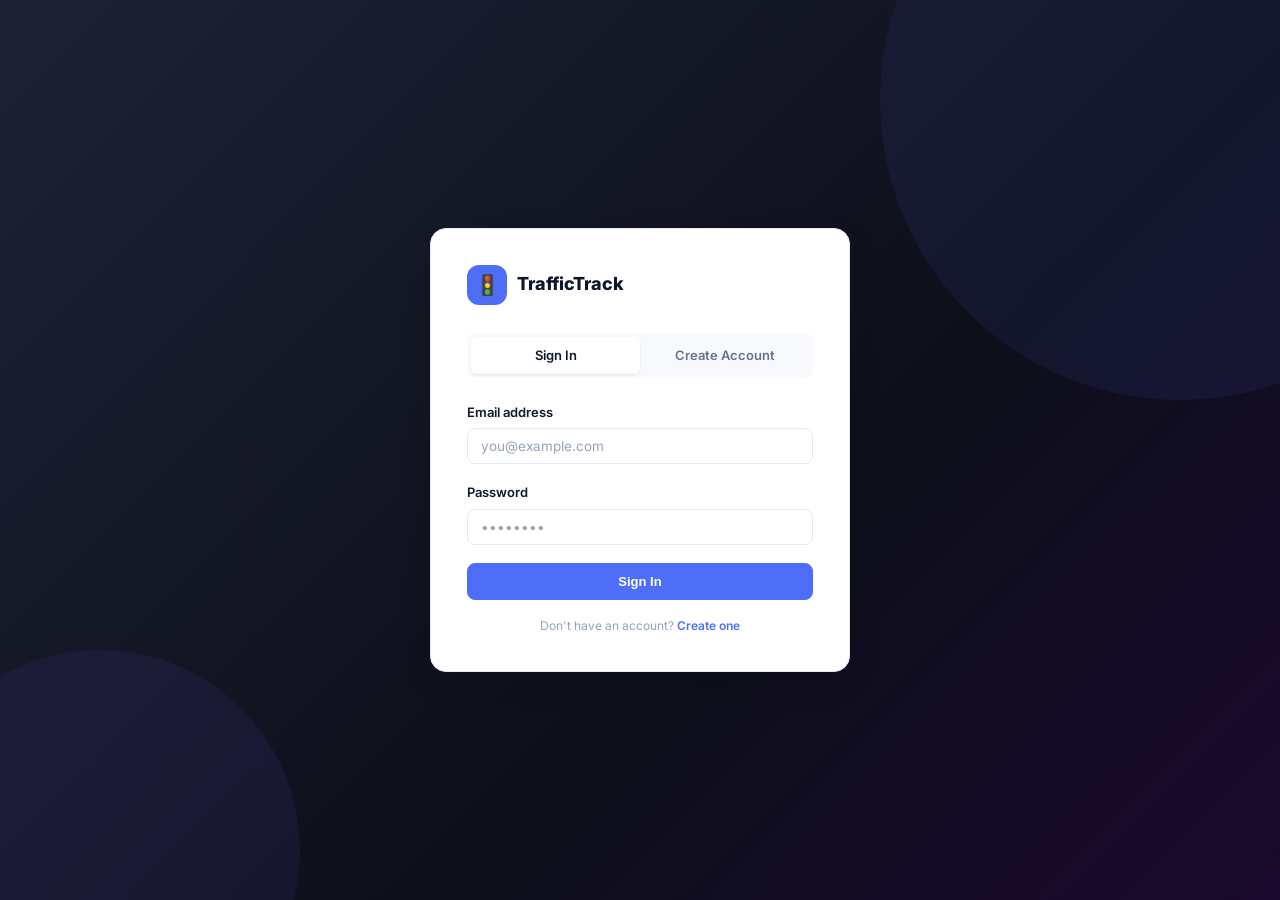
<file: frontend/cameras.html>
<!DOCTYPE html>
<html lang="en">
<head>
  <meta charset="UTF-8">
  <meta name="viewport" content="width=device-width, initial-scale=1.0">
  <title>Cameras — TrafficTrack</title>
  <link rel="preconnect" href="https://fonts.googleapis.com">
  <link href="https://fonts.googleapis.com/css2?family=Inter:wght@300;400;500;600;700;800&display=swap" rel="stylesheet">
  <link rel="icon" href="favicon.svg" type="image/svg+xml">
  <link rel="stylesheet" href="css/style.css">
</head>
<body>

<div class="sidebar-overlay" id="sidebarOverlay"></div>
<div class="app-shell">

  <aside class="sidebar" id="sidebar">
    <div class="sidebar-brand">
      <div class="brand-icon">🚦</div>
      <div>
        <div class="brand-name">TrafficTrack</div>
        <div class="brand-sub">Smart City Platform</div>
      </div>
    </div>
    <div class="sidebar-section">Main Menu</div>
    <nav class="sidebar-nav">
      <a class="nav-item" href="dashboard.html" data-page="dashboard.html">
        <svg class="nav-icon" fill="none" viewBox="0 0 24 24" stroke="currentColor" stroke-width="2"><path d="M3 12l2-2m0 0l7-7 7 7M5 10v10a1 1 0 001 1h3m10-11l2 2m-2-2v10a1 1 0 01-1 1h-3m-6 0a1 1 0 001-1v-4a1 1 0 011-1h2a1 1 0 011 1v4a1 1 0 001 1m-6 0h6"/></svg>
        Dashboard
      </a>
      <a class="nav-item" href="violations.html" data-page="violations.html">
        <svg class="nav-icon" fill="none" viewBox="0 0 24 24" stroke="currentColor" stroke-width="2"><path d="M9 5H7a2 2 0 00-2 2v12a2 2 0 002 2h10a2 2 0 002-2V7a2 2 0 00-2-2h-2M9 5a2 2 0 002 2h2a2 2 0 002-2M9 5a2 2 0 012-2h2a2 2 0 012 2"/></svg>
        Violations
        <span class="nav-badge" id="pendingBadge" style="display:none"></span>
      </a>
      <a class="nav-item" href="vehicles.html" data-page="vehicles.html">
        <svg class="nav-icon" fill="none" viewBox="0 0 24 24" stroke="currentColor" stroke-width="2"><path d="M8 18a2 2 0 100-4 2 2 0 000 4zm8 0a2 2 0 100-4 2 2 0 000 4zM3 5h2l2.5 7H17l2-5H7"/></svg>
        Vehicles
      </a>
      <a class="nav-item" href="reports.html" data-page="reports.html">
        <svg class="nav-icon" fill="none" viewBox="0 0 24 24" stroke="currentColor" stroke-width="2"><path d="M9 19v-6a2 2 0 00-2-2H5a2 2 0 00-2 2v6a2 2 0 002 2h2a2 2 0 002-2zm0 0V9a2 2 0 012-2h2a2 2 0 012 2v10m-6 0a2 2 0 002 2h2a2 2 0 002-2m0 0V5a2 2 0 012-2h2a2 2 0 012 2v14a2 2 0 01-2 2h-2a2 2 0 01-2-2z"/></svg>
        Reports
      </a>
      <a class="nav-item" href="cameras.html" data-page="cameras.html">
        <svg class="nav-icon" fill="none" viewBox="0 0 24 24" stroke="currentColor" stroke-width="2"><path d="M15 10l4.553-2.069A1 1 0 0121 8.82v6.36a1 1 0 01-1.447.894L15 14M3 8a2 2 0 012-2h10a2 2 0 012 2v8a2 2 0 01-2 2H5a2 2 0 01-2-2V8z"/></svg>
        Cameras
      </a>
      <div class="sidebar-section admin-only" style="display:none;margin-top:8px;">Admin</div>
      <a class="nav-item admin-only" href="users.html" data-page="users.html" style="display:none">
        <svg class="nav-icon" fill="none" viewBox="0 0 24 24" stroke="currentColor" stroke-width="2"><path d="M17 20h5v-2a3 3 0 00-5.356-1.857M17 20H7m10 0v-2c0-.656-.126-1.283-.356-1.857M7 20H2v-2a3 3 0 015.356-1.857M7 20v-2c0-.656.126-1.283.356-1.857m0 0a5.002 5.002 0 019.288 0M15 7a3 3 0 11-6 0 3 3 0 016 0z"/></svg>
        Users
      </a>
      <div class="sidebar-section" style="margin-top:8px;">Account</div>
      <a class="nav-item" href="profile.html" data-page="profile.html">
        <svg class="nav-icon" fill="none" viewBox="0 0 24 24" stroke="currentColor" stroke-width="2"><path d="M16 7a4 4 0 11-8 0 4 4 0 018 0zM12 14a7 7 0 00-7 7h14a7 7 0 00-7-7z"/></svg>
        Profile
      </a>
      <div class="nav-item" data-action="logout">
        <svg class="nav-icon" fill="none" viewBox="0 0 24 24" stroke="currentColor" stroke-width="2"><path d="M17 16l4-4m0 0l-4-4m4 4H7m6 4v1a3 3 0 01-3 3H6a3 3 0 01-3-3V7a3 3 0 013-3h4a3 3 0 013 3v1"/></svg>
        Sign Out
      </div>
    </nav>
    <div class="sidebar-footer">
      <div class="sidebar-user" id="sidebarUser"></div>
    </div>
  </aside>

  <main class="main-content">
    <header class="topbar">
      <button class="hamburger" id="hamburger"><span></span><span></span><span></span></button>
      <div class="topbar-title">Camera Management</div>
      <div class="topbar-actions">
        <button class="icon-btn" id="themeToggle" title="Toggle dark mode">🌙</button>
        <div class="topbar-user">
          <div>
            <div class="topbar-user-name" id="topbarUserName">Loading…</div>
            <div class="topbar-user-role" id="topbarUserRole"></div>
          </div>
          <div class="avatar" id="topbarAvatar">?</div>
        </div>
      </div>
    </header>

    <div class="page-body">
      <div class="page-header" style="display:flex;align-items:flex-start;justify-content:space-between;flex-wrap:wrap;gap:12px;">
        <div>
          <h1>Camera Management</h1>
          <p>Monitor and manage traffic surveillance cameras.</p>
        </div>
        <button class="btn btn-primary admin-only" id="addCameraBtn" style="display:none;" onclick="openAddModal()">+ Add Camera</button>
      </div>

      <!-- Summary Stats -->
      <div class="stat-grid" style="grid-template-columns:repeat(4,1fr);margin-bottom:24px;" id="cameraStats">
        <div class="stat-card"><div class="stat-icon blue">📹</div><div class="stat-info"><div class="stat-label">Total Cameras</div><div class="stat-value" id="cTotal">—</div></div></div>
        <div class="stat-card"><div class="stat-icon green">🟢</div><div class="stat-info"><div class="stat-label">Online</div><div class="stat-value" id="cOnline">—</div></div></div>
        <div class="stat-card"><div class="stat-icon red">🔴</div><div class="stat-info"><div class="stat-label">Offline</div><div class="stat-value" id="cOffline">—</div></div></div>
        <div class="stat-card"><div class="stat-icon amber">🤖</div><div class="stat-info"><div class="stat-label">AI Enabled</div><div class="stat-value" id="cAI">—</div></div></div>
      </div>

      <!-- Camera Cards Grid -->
      <div class="camera-grid" id="cameraGrid">
        <!-- filled by JS -->
      </div>
    </div>
  </main>
</div>

<!-- Add/Edit Camera Modal -->
<div class="modal-overlay" id="cameraModal">
  <div class="modal-box">
    <div style="display:flex;align-items:center;justify-content:space-between;margin-bottom:20px;">
      <div class="modal-title" style="margin:0;" id="cameraModalTitle">📹 Add Camera</div>
      <button onclick="closeModal('cameraModal')" style="background:none;border:none;cursor:pointer;color:var(--text-muted);font-size:20px;">×</button>
    </div>
    <form onsubmit="submitCamera(event)" id="cameraForm">
      <input type="hidden" id="editCameraId">
      <div class="form-group">
        <label class="form-label">Camera Name <span style="color:var(--danger)">*</span></label>
        <input type="text" id="cName" class="form-control" placeholder="e.g. Main Junction Cam" required>
      </div>
      <div class="form-group">
        <label class="form-label">Location <span style="color:var(--danger)">*</span></label>
        <input type="text" id="cLocation" class="form-control" placeholder="e.g. Main St & 1st Ave" required>
      </div>
      <div style="display:grid;grid-template-columns:1fr 1fr;gap:12px;">
        <div class="form-group">
          <label class="form-label">Latitude</label>
          <input type="number" id="cLat" class="form-control" placeholder="40.7128" step="any">
        </div>
        <div class="form-group">
          <label class="form-label">Longitude</label>
          <input type="number" id="cLon" class="form-control" placeholder="-74.0060" step="any">
        </div>
      </div>
      <div style="display:grid;grid-template-columns:1fr 1fr;gap:12px;">
        <div class="form-group">
          <label class="form-label">Status</label>
          <select id="cStatus" class="form-control">
            <option value="active">Active</option>
            <option value="offline">Offline</option>
            <option value="maintenance">Maintenance</option>
          </select>
        </div>
        <div class="form-group">
          <label class="form-label">AI Detection</label>
          <select id="cAIEnabled" class="form-control">
            <option value="false">Disabled</option>
            <option value="true">Enabled</option>
          </select>
        </div>
      </div>
      <div style="display:flex;gap:10px;margin-top:4px;">
        <button type="button" class="btn btn-outline" style="flex:1;justify-content:center;" onclick="closeModal('cameraModal')">Cancel</button>
        <button type="submit" class="btn btn-primary" style="flex:1;justify-content:center;" id="cameraSubmitBtn">Save Camera</button>
      </div>
    </form>
  </div>
</div>

<script src="js/app.js"></script>
<script src="js/cameras.js"></script>
</body>
</html>
</file>
<file: frontend/css/style.css>
/* ========================================
   TRAFFICTRACK SaaS — Main Stylesheet
   ======================================== */

/* Google Fonts */
@import url('https://fonts.googleapis.com/css2?family=Inter:wght@300;400;500;600;700&display=swap');

/* ---- CSS Variables (Light Mode) ---- */
:root {
  --bg:          #f0f2f5;
  --surface:     #ffffff;
  --surface-2:   #f8f9fc;
  --border:      #e4e8f0;
  --text-primary:#0f172a;
  --text-secondary:#64748b;
  --text-muted:  #94a3b8;
  --accent:      #4f6ef7;
  --accent-hover:#3a56e0;
  --accent-light:#eef0ff;
  --sidebar-bg:  #1e2235;
  --sidebar-text:#a8b2d8;
  --sidebar-hover:#2d3452;
  --sidebar-active:#4f6ef7;
  --danger:      #ef4444;
  --success:     #22c55e;
  --warning:     #f59e0b;
  --info:        #3b82f6;
  --shadow-sm:   0 1px 3px rgba(0,0,0,.06), 0 1px 2px rgba(0,0,0,.04);
  --shadow:      0 4px 12px rgba(0,0,0,.08);
  --shadow-lg:   0 10px 30px rgba(0,0,0,.12);
  --radius:      12px;
  --radius-sm:   8px;
  --radius-lg:   16px;
  --sidebar-w:   240px;
  --topbar-h:    64px;
  --transition:  .2s ease;
}

/* ---- Dark Mode ---- */
[data-theme="dark"] {
  --bg:          #0d0f1a;
  --surface:     #161929;
  --surface-2:   #1e2235;
  --border:      #2d3452;
  --text-primary:#e2e8f0;
  --text-secondary:#94a3b8;
  --text-muted:  #4a5568;
  --accent-light:#1e2748;
  --sidebar-bg:  #0d0f1a;
  --sidebar-hover:#1e2235;
  --shadow-sm:   0 1px 3px rgba(0,0,0,.3);
  --shadow:      0 4px 12px rgba(0,0,0,.4);
  --shadow-lg:   0 10px 30px rgba(0,0,0,.5);
}

/* ---- Reset & Base ---- */
*, *::before, *::after { box-sizing: border-box; margin: 0; padding: 0; }

html { scroll-behavior: smooth; }

body {
  font-family: 'Inter', system-ui, sans-serif;
  font-size: 14px;
  line-height: 1.6;
  background: var(--bg);
  color: var(--text-primary);
  transition: background var(--transition), color var(--transition);
  -webkit-font-smoothing: antialiased;
}

a { text-decoration: none; color: inherit; }

/* ========================================
   LAYOUT — App Shell
   ======================================== */

.app-shell {
  display: flex;
  min-height: 100vh;
}

/* ---- Sidebar ---- */
.sidebar {
  width: var(--sidebar-w);
  background: var(--sidebar-bg);
  position: fixed;
  top: 0; left: 0; bottom: 0;
  display: flex;
  flex-direction: column;
  z-index: 200;
  transition: transform var(--transition), width var(--transition);
  overflow: hidden;
}

.sidebar-brand {
  display: flex;
  align-items: center;
  gap: 10px;
  padding: 20px 20px 16px;
  border-bottom: 1px solid rgba(255,255,255,.07);
}

.sidebar-brand .brand-icon {
  width: 36px; height: 36px;
  background: var(--accent);
  border-radius: 10px;
  display: flex; align-items: center; justify-content: center;
  font-size: 18px;
  flex-shrink: 0;
}

.sidebar-brand .brand-name {
  font-size: 15px;
  font-weight: 700;
  color: #fff;
  letter-spacing: -.2px;
}

.sidebar-brand .brand-sub {
  font-size: 10px;
  color: var(--sidebar-text);
  letter-spacing: .5px;
  text-transform: uppercase;
}

.sidebar-section {
  padding: 16px 12px 6px;
  font-size: 10px;
  font-weight: 600;
  letter-spacing: 1px;
  text-transform: uppercase;
  color: rgba(168,178,216,.4);
}

.sidebar-nav {
  flex: 1;
  padding: 8px 12px;
  overflow-y: auto;
}

.sidebar-nav::-webkit-scrollbar { width: 4px; }
.sidebar-nav::-webkit-scrollbar-track { background: transparent; }
.sidebar-nav::-webkit-scrollbar-thumb { background: rgba(255,255,255,.1); border-radius: 4px; }

.nav-item {
  display: flex;
  align-items: center;
  gap: 10px;
  padding: 9px 12px;
  border-radius: var(--radius-sm);
  color: var(--sidebar-text);
  font-size: 13.5px;
  font-weight: 500;
  cursor: pointer;
  transition: background var(--transition), color var(--transition);
  margin-bottom: 2px;
  position: relative;
}

.nav-item:hover {
  background: var(--sidebar-hover);
  color: #fff;
}

.nav-item.active {
  background: rgba(79,110,247,.18);
  color: var(--accent);
}

.nav-item.active::before {
  content: '';
  position: absolute;
  left: 0; top: 50%;
  transform: translateY(-50%);
  width: 3px; height: 20px;
  background: var(--accent);
  border-radius: 0 3px 3px 0;
}

.nav-item .nav-icon {
  width: 18px; height: 18px;
  flex-shrink: 0;
  opacity: .8;
}

.nav-item.active .nav-icon { opacity: 1; }

.nav-badge {
  margin-left: auto;
  background: var(--danger);
  color: #fff;
  font-size: 10px;
  font-weight: 700;
  padding: 1px 6px;
  border-radius: 20px;
  min-width: 18px;
  text-align: center;
}

.sidebar-footer {
  padding: 12px;
  border-top: 1px solid rgba(255,255,255,.07);
}

.sidebar-user {
  display: flex;
  align-items: center;
  gap: 10px;
  padding: 10px 12px;
  border-radius: var(--radius-sm);
  cursor: pointer;
  transition: background var(--transition);
}

.sidebar-user:hover { background: var(--sidebar-hover); }

.avatar {
  width: 32px; height: 32px;
  border-radius: 50%;
  background: var(--accent);
  display: flex; align-items: center; justify-content: center;
  font-size: 13px;
  font-weight: 700;
  color: #fff;
  flex-shrink: 0;
}

.avatar-lg {
  width: 56px; height: 56px;
  font-size: 20px;
}

.avatar-xl {
  width: 80px; height: 80px;
  font-size: 28px;
}

.sidebar-user-name {
  font-size: 13px;
  font-weight: 600;
  color: #fff;
  line-height: 1.3;
}

.sidebar-user-role {
  font-size: 11px;
  color: var(--sidebar-text);
  text-transform: capitalize;
}

/* ---- Main Content ---- */
.main-content {
  flex: 1;
  margin-left: var(--sidebar-w);
  min-height: 100vh;
  display: flex;
  flex-direction: column;
  transition: margin-left var(--transition);
}

/* ---- Topbar ---- */
.topbar {
  height: var(--topbar-h);
  background: var(--surface);
  border-bottom: 1px solid var(--border);
  display: flex;
  align-items: center;
  padding: 0 24px;
  gap: 16px;
  position: sticky;
  top: 0;
  z-index: 100;
  transition: background var(--transition), border-color var(--transition);
}

.topbar-title {
  font-size: 16px;
  font-weight: 700;
  color: var(--text-primary);
  flex: 1;
}

.topbar-actions {
  display: flex;
  align-items: center;
  gap: 8px;
}

.icon-btn {
  width: 36px; height: 36px;
  border: 1px solid var(--border);
  border-radius: var(--radius-sm);
  background: var(--surface);
  color: var(--text-secondary);
  display: flex; align-items: center; justify-content: center;
  cursor: pointer;
  transition: all var(--transition);
  font-size: 15px;
}

.icon-btn:hover {
  background: var(--surface-2);
  color: var(--text-primary);
  border-color: var(--accent);
}

.topbar-user {
  display: flex;
  align-items: center;
  gap: 8px;
  cursor: pointer;
  padding: 6px 10px;
  border-radius: var(--radius-sm);
  transition: background var(--transition);
}

.topbar-user:hover { background: var(--surface-2); }

.topbar-user-name {
  font-size: 13px;
  font-weight: 600;
  color: var(--text-primary);
}

.topbar-user-role {
  font-size: 11px;
  color: var(--text-muted);
  text-transform: capitalize;
}

.hamburger {
  display: none;
  cursor: pointer;
  flex-direction: column;
  gap: 4px;
}
.hamburger span {
  display: block;
  width: 20px; height: 2px;
  background: var(--text-primary);
  border-radius: 2px;
  transition: var(--transition);
}

/* ---- Page Body ---- */
.page-body {
  flex: 1;
  padding: 24px;
  max-width: 1300px;
  width: 100%;
}

.page-header {
  margin-bottom: 24px;
}

.page-header h1 {
  font-size: 22px;
  font-weight: 700;
  color: var(--text-primary);
  margin-bottom: 4px;
}

.page-header p {
  color: var(--text-secondary);
  font-size: 13.5px;
}

/* ========================================
   COMPONENTS
   ======================================== */

/* ---- Card ---- */
.card {
  background: var(--surface);
  border: 1px solid var(--border);
  border-radius: var(--radius);
  box-shadow: var(--shadow-sm);
  transition: background var(--transition), border-color var(--transition), box-shadow var(--transition);
}

.card:hover { box-shadow: var(--shadow); }

.card-header {
  padding: 18px 20px 0;
  display: flex;
  align-items: center;
  justify-content: space-between;
}

.card-title {
  font-size: 14px;
  font-weight: 700;
  color: var(--text-primary);
}

.card-sub {
  font-size: 12px;
  color: var(--text-secondary);
  margin-top: 2px;
}

.card-body {
  padding: 20px;
}

/* ---- Stat Cards ---- */
.stat-grid {
  display: grid;
  grid-template-columns: repeat(auto-fill, minmax(200px, 1fr));
  gap: 16px;
  margin-bottom: 24px;
}

.stat-card {
  background: var(--surface);
  border: 1px solid var(--border);
  border-radius: var(--radius);
  padding: 20px;
  display: flex;
  align-items: flex-start;
  gap: 14px;
  box-shadow: var(--shadow-sm);
  transition: all var(--transition);
}

.stat-card:hover {
  transform: translateY(-2px);
  box-shadow: var(--shadow);
}

.stat-icon {
  width: 44px; height: 44px;
  border-radius: 12px;
  display: flex; align-items: center; justify-content: center;
  font-size: 22px;
  flex-shrink: 0;
}

.stat-icon.blue   { background: rgba(79,110,247,.15); }
.stat-icon.green  { background: rgba(34,197,94,.15); }
.stat-icon.amber  { background: rgba(245,158,11,.15); }
.stat-icon.red    { background: rgba(239,68,68,.15); }
.stat-icon.purple { background: rgba(139,92,246,.15); }
.stat-icon.teal   { background: rgba(20,184,166,.15); }

.stat-info { flex: 1; }

.stat-label {
  font-size: 12px;
  color: var(--text-secondary);
  font-weight: 500;
  margin-bottom: 4px;
}

.stat-value {
  font-size: 24px;
  font-weight: 800;
  color: var(--text-primary);
  line-height: 1;
  margin-bottom: 6px;
}

.stat-trend {
  font-size: 11px;
  font-weight: 500;
  display: inline-flex;
  align-items: center;
  gap: 3px;
}

.stat-trend.up   { color: var(--success); }
.stat-trend.down { color: var(--danger); }
.stat-trend.neutral { color: var(--text-muted); }

/* ---- Buttons ---- */
.btn {
  display: inline-flex;
  align-items: center;
  gap: 6px;
  padding: 8px 16px;
  font-size: 13px;
  font-weight: 600;
  border-radius: var(--radius-sm);
  border: 1px solid transparent;
  cursor: pointer;
  transition: all var(--transition);
  line-height: 1;
  white-space: nowrap;
}

.btn-primary {
  background: var(--accent);
  color: #fff;
  border-color: var(--accent);
}
.btn-primary:hover { background: var(--accent-hover); border-color: var(--accent-hover); }

.btn-outline {
  background: transparent;
  color: var(--text-secondary);
  border-color: var(--border);
}
.btn-outline:hover {
  background: var(--surface-2);
  color: var(--text-primary);
  border-color: var(--accent);
}

.btn-danger {
  background: var(--danger);
  color: #fff;
  border-color: var(--danger);
}

.btn-success {
  background: var(--success);
  color: #fff;
  border-color: var(--success);
}

.btn-sm { padding: 5px 12px; font-size: 12px; }
.btn-lg { padding: 12px 24px; font-size: 15px; }

.btn:disabled { opacity: .5; cursor: not-allowed; }

/* ---- Badges ---- */
.badge {
  display: inline-flex;
  align-items: center;
  gap: 4px;
  padding: 3px 10px;
  border-radius: 20px;
  font-size: 11px;
  font-weight: 700;
  text-transform: uppercase;
  letter-spacing: .4px;
}

.badge-success { background: #dcfce7; color: #166534; }
.badge-warning { background: #fef9c3; color: #854d0e; }
.badge-danger  { background: #fee2e2; color: #991b1b; }
.badge-info    { background: #dbeafe; color: #1e40af; }
.badge-neutral { background: var(--surface-2); color: var(--text-secondary); }

[data-theme="dark"] .badge-success { background: #14290f; color: #4ade80; }
[data-theme="dark"] .badge-warning { background: #2a1f00; color: #fbbf24; }
[data-theme="dark"] .badge-danger  { background: #2a0f0f; color: #f87171; }
[data-theme="dark"] .badge-info    { background: #0f1e40; color: #60a5fa; }

/* ---- Form Controls ---- */
.form-group { margin-bottom: 18px; }

.form-label {
  display: block;
  font-size: 13px;
  font-weight: 600;
  color: var(--text-primary);
  margin-bottom: 6px;
}

.form-control {
  width: 100%;
  padding: 9px 13px;
  font-size: 13.5px;
  font-family: inherit;
  color: var(--text-primary);
  background: var(--surface);
  border: 1.5px solid var(--border);
  border-radius: var(--radius-sm);
  transition: border-color var(--transition), box-shadow var(--transition);
  outline: none;
}

.form-control::placeholder { color: var(--text-muted); }

.form-control:focus {
  border-color: var(--accent);
  box-shadow: 0 0 0 3px rgba(79,110,247,.12);
}

select.form-control { cursor: pointer; }

.input-group {
  display: flex;
  align-items: center;
  gap: 0;
  position: relative;
}

.input-group .input-icon {
  position: absolute;
  left: 10px;
  color: var(--text-muted);
  font-size: 14px;
  pointer-events: none;
}

.input-group .form-control { padding-left: 32px; }

/* ---- Table ---- */
.table-wrap {
  overflow-x: auto;
  border-radius: var(--radius);
}

table {
  width: 100%;
  border-collapse: collapse;
  font-size: 13.5px;
}

thead th {
  padding: 11px 16px;
  text-align: left;
  font-size: 11px;
  font-weight: 700;
  text-transform: uppercase;
  letter-spacing: .6px;
  color: var(--text-secondary);
  background: var(--surface-2);
  border-bottom: 1px solid var(--border);
  white-space: nowrap;
  cursor: pointer;
  user-select: none;
  transition: background var(--transition);
}

thead th:hover { background: var(--border); }

thead th .sort-icon { margin-left: 4px; opacity: .4; }
thead th.sort-asc .sort-icon,
thead th.sort-desc .sort-icon { opacity: 1; color: var(--accent); }

tbody tr {
  border-bottom: 1px solid var(--border);
  transition: background var(--transition);
}

tbody tr:last-child { border-bottom: none; }
tbody tr:hover { background: var(--surface-2); }

tbody td {
  padding: 13px 16px;
  color: var(--text-primary);
  vertical-align: middle;
}

.td-muted { color: var(--text-secondary); }

.vehicle-num {
  font-family: 'Courier New', monospace;
  font-weight: 700;
  font-size: 13px;
  background: var(--surface-2);
  padding: 3px 8px;
  border-radius: 5px;
  border: 1px solid var(--border);
}

/* ---- Toolbar ---- */
.toolbar {
  display: flex;
  align-items: center;
  gap: 10px;
  padding: 16px 20px;
  border-bottom: 1px solid var(--border);
  flex-wrap: wrap;
}

.toolbar-search {
  flex: 1;
  min-width: 200px;
  max-width: 320px;
  position: relative;
}

.toolbar-search .form-control {
  padding-left: 32px;
  height: 34px;
  font-size: 13px;
}

.toolbar-search .search-icon {
  position: absolute;
  left: 10px; top: 50%;
  transform: translateY(-50%);
  color: var(--text-muted);
  font-size: 13px;
}

.toolbar-filters {
  display: flex;
  align-items: center;
  gap: 8px;
  flex-wrap: wrap;
}

.filter-chip {
  padding: 5px 12px;
  border-radius: 20px;
  font-size: 12px;
  font-weight: 600;
  border: 1.5px solid var(--border);
  background: var(--surface);
  color: var(--text-secondary);
  cursor: pointer;
  transition: all var(--transition);
}

.filter-chip:hover { border-color: var(--accent); color: var(--accent); }
.filter-chip.active {
  background: var(--accent-light);
  border-color: var(--accent);
  color: var(--accent);
}

/* ---- Pagination ---- */
.pagination {
  display: flex;
  align-items: center;
  gap: 4px;
  padding: 14px 20px;
  border-top: 1px solid var(--border);
  justify-content: space-between;
  flex-wrap: wrap;
  gap: 8px;
}

.pagination-info { font-size: 12px; color: var(--text-secondary); }

.page-btns { display: flex; gap: 4px; }

.page-btn {
  width: 30px; height: 30px;
  border-radius: 6px;
  border: 1px solid var(--border);
  background: var(--surface);
  color: var(--text-secondary);
  font-size: 12px;
  font-weight: 600;
  cursor: pointer;
  display: flex; align-items: center; justify-content: center;
  transition: all var(--transition);
}

.page-btn:hover { border-color: var(--accent); color: var(--accent); }
.page-btn.active { background: var(--accent); border-color: var(--accent); color: #fff; }
.page-btn:disabled { opacity: .4; cursor: not-allowed; }

/* ---- Empty State ---- */
.empty-state {
  text-align: center;
  padding: 60px 20px;
  color: var(--text-secondary);
}

.empty-state .empty-icon {
  font-size: 48px;
  margin-bottom: 16px;
  opacity: .5;
}

.empty-state h3 {
  font-size: 16px;
  font-weight: 700;
  color: var(--text-primary);
  margin-bottom: 8px;
}

.empty-state p { font-size: 13px; max-width: 300px; margin: 0 auto; }

/* ---- Loading Skeleton ---- */
.skeleton {
  background: linear-gradient(90deg, var(--surface-2) 25%, var(--border) 50%, var(--surface-2) 75%);
  background-size: 200% 100%;
  animation: shimmer 1.4s infinite;
  border-radius: 4px;
}

@keyframes shimmer {
  0%   { background-position: 200% 0; }
  100% { background-position: -200% 0; }
}

.skeleton-row td::before {
  content: '';
  display: block;
  height: 14px;
  border-radius: 4px;
  background: linear-gradient(90deg, var(--surface-2) 25%, var(--border) 50%, var(--surface-2) 75%);
  background-size: 200% 100%;
  animation: shimmer 1.4s infinite;
}

/* ---- Toast Notifications ---- */
#toast-container {
  position: fixed;
  bottom: 24px;
  right: 24px;
  z-index: 9999;
  display: flex;
  flex-direction: column;
  gap: 8px;
  pointer-events: none;
}

.toast {
  display: flex;
  align-items: flex-start;
  gap: 12px;
  background: var(--surface);
  border: 1px solid var(--border);
  border-radius: var(--radius);
  padding: 14px 16px;
  min-width: 300px;
  max-width: 380px;
  box-shadow: var(--shadow-lg);
  pointer-events: all;
  animation: slideInToast .3s ease;
  transition: opacity .3s ease, transform .3s ease;
}

.toast.removing {
  opacity: 0;
  transform: translateX(100%);
}

@keyframes slideInToast {
  from { opacity: 0; transform: translateX(100%); }
  to   { opacity: 1; transform: translateX(0); }
}

.toast-icon { font-size: 18px; flex-shrink: 0; margin-top: 1px; }
.toast-body { flex: 1; }
.toast-title { font-weight: 700; font-size: 13px; color: var(--text-primary); margin-bottom: 2px; }
.toast-msg   { font-size: 12px; color: var(--text-secondary); }

.toast-close {
  cursor: pointer;
  color: var(--text-muted);
  font-size: 16px;
  line-height: 1;
  flex-shrink: 0;
  background: none; border: none;
  padding: 0;
}

.toast-close:hover { color: var(--text-primary); }

.toast.success { border-left: 4px solid var(--success); }
.toast.error   { border-left: 4px solid var(--danger); }
.toast.info    { border-left: 4px solid var(--info); }
.toast.warning { border-left: 4px solid var(--warning); }

/* ---- Modal ---- */
.modal-overlay {
  display: none;
  position: fixed;
  inset: 0;
  background: rgba(0,0,0,.5);
  z-index: 500;
  align-items: center;
  justify-content: center;
  animation: fadeIn .2s ease;
}

.modal-overlay.open { display: flex; }

@keyframes fadeIn { from { opacity: 0; } to { opacity: 1; } }

.modal-box {
  background: var(--surface);
  border-radius: var(--radius-lg);
  padding: 28px;
  width: 90%;
  max-width: 440px;
  box-shadow: var(--shadow-lg);
  animation: scaleIn .25s ease;
}

@keyframes scaleIn {
  from { opacity: 0; transform: scale(.95); }
  to   { opacity: 1; transform: scale(1); }
}

.modal-title {
  font-size: 17px;
  font-weight: 700;
  color: var(--text-primary);
  margin-bottom: 8px;
}

.modal-sub {
  font-size: 13px;
  color: var(--text-secondary);
  margin-bottom: 20px;
}

/* ---- Charts ---- */
.chart-wrap {
  position: relative;
  height: 220px;
}

/* ---- Activity Feed ---- */
.activity-list { list-style: none; }

.activity-item {
  display: flex;
  align-items: flex-start;
  gap: 12px;
  padding: 12px 0;
  border-bottom: 1px solid var(--border);
}

.activity-item:last-child { border-bottom: none; }

.activity-dot {
  width: 8px; height: 8px;
  border-radius: 50%;
  margin-top: 6px;
  flex-shrink: 0;
}

.activity-dot.green  { background: var(--success); }
.activity-dot.amber  { background: var(--warning); }
.activity-dot.blue   { background: var(--info); }
.activity-dot.red    { background: var(--danger); }

.activity-text { font-size: 13px; color: var(--text-primary); line-height: 1.5; }
.activity-time { font-size: 11px; color: var(--text-muted); margin-top: 2px; }

/* ---- Profile ---- */
.profile-banner {
  background: linear-gradient(135deg, var(--accent) 0%, #7c4dff 100%);
  height: 120px;
  border-radius: var(--radius) var(--radius) 0 0;
}

.profile-info {
  padding: 0 24px 24px;
  margin-top: -40px;
}

.profile-avatar-wrap {
  display: flex;
  align-items: flex-end;
  justify-content: space-between;
  margin-bottom: 16px;
}

/* ---- Login / Auth ---- */
.auth-page {
  min-height: 100vh;
  background: linear-gradient(135deg, #1e2235 0%, #0d0f1a 60%, #1a0a2e 100%);
  display: flex;
  align-items: center;
  justify-content: center;
  padding: 24px;
  position: relative;
  overflow: hidden;
}

.auth-page::before {
  content: '';
  position: absolute;
  width: 600px; height: 600px;
  border-radius: 50%;
  background: rgba(79,110,247,.08);
  top: -200px; right: -200px;
  pointer-events: none;
}

.auth-page::after {
  content: '';
  position: absolute;
  width: 400px; height: 400px;
  border-radius: 50%;
  background: rgba(124,77,255,.08);
  bottom: -150px; left: -100px;
  pointer-events: none;
}

.auth-card {
  background: var(--surface);
  border: 1px solid var(--border);
  border-radius: var(--radius-lg);
  padding: 36px;
  width: 100%;
  max-width: 420px;
  box-shadow: var(--shadow-lg);
  position: relative;
  z-index: 1;
}

.auth-logo {
  display: flex;
  align-items: center;
  gap: 10px;
  margin-bottom: 28px;
}

.auth-logo-icon {
  width: 40px; height: 40px;
  background: var(--accent);
  border-radius: 12px;
  display: flex; align-items: center; justify-content: center;
  font-size: 20px;
}

.auth-logo-name {
  font-size: 18px;
  font-weight: 800;
  color: var(--text-primary);
}

.auth-title { font-size: 22px; font-weight: 800; color: var(--text-primary); margin-bottom: 6px; }
.auth-sub   { font-size: 13.5px; color: var(--text-secondary); margin-bottom: 28px; }

.auth-tabs {
  display: flex;
  background: var(--surface-2);
  border-radius: var(--radius-sm);
  padding: 4px;
  margin-bottom: 24px;
}

.auth-tab {
  flex: 1;
  padding: 8px;
  text-align: center;
  font-size: 13px;
  font-weight: 600;
  color: var(--text-secondary);
  border-radius: 6px;
  cursor: pointer;
  transition: all var(--transition);
}

.auth-tab.active {
  background: var(--surface);
  color: var(--text-primary);
  box-shadow: var(--shadow-sm);
}

.auth-form { display: none; }
.auth-form.active { display: block; }

.auth-divider {
  text-align: center;
  font-size: 12px;
  color: var(--text-muted);
  margin: 16px 0;
  position: relative;
}

.auth-divider::before, .auth-divider::after {
  content: '';
  position: absolute;
  top: 50%;
  width: 42%;
  height: 1px;
  background: var(--border);
}
.auth-divider::before { left: 0; }
.auth-divider::after  { right: 0; }

/* ---- Landing Page ---- */
.landing-hero {
  min-height: 100vh;
  background: linear-gradient(135deg, #0d0f1a 0%, #1e2235 50%, #0d1430 100%);
  display: flex;
  flex-direction: column;
  position: relative;
  overflow: hidden;
}

.landing-nav {
  display: flex;
  align-items: center;
  padding: 20px 48px;
  border-bottom: 1px solid rgba(255,255,255,.07);
}

.landing-nav .brand {
  display: flex;
  align-items: center;
  gap: 10px;
  flex: 1;
}

.landing-nav .brand-icon {
  width: 36px; height: 36px;
  background: var(--accent);
  border-radius: 10px;
  display: flex; align-items: center; justify-content: center;
  font-size: 18px;
}

.landing-nav .brand-name {
  font-size: 16px; font-weight: 800; color: #fff;
}

.landing-nav-links {
  display: flex; align-items: center; gap: 8px;
}

.hero-content {
  flex: 1;
  display: flex;
  align-items: center;
  justify-content: center;
  padding: 60px 48px;
  text-align: center;
  flex-direction: column;
  position: relative;
  z-index: 1;
}

.hero-badge {
  display: inline-flex;
  align-items: center;
  gap: 6px;
  background: rgba(79,110,247,.15);
  border: 1px solid rgba(79,110,247,.3);
  color: #93a8ff;
  padding: 6px 14px;
  border-radius: 20px;
  font-size: 12px;
  font-weight: 600;
  margin-bottom: 24px;
  letter-spacing: .3px;
}

.hero-title {
  font-size: clamp(36px, 5vw, 64px);
  font-weight: 900;
  color: #fff;
  line-height: 1.1;
  margin-bottom: 20px;
  letter-spacing: -1px;
}

.hero-title .gradient-text {
  background: linear-gradient(135deg, #4f6ef7, #a78bfa);
  -webkit-background-clip: text;
  -webkit-text-fill-color: transparent;
  background-clip: text;
}

.hero-sub {
  font-size: 17px;
  color: rgba(255,255,255,.6);
  max-width: 540px;
  line-height: 1.7;
  margin-bottom: 36px;
}

.hero-actions { display: flex; gap: 12px; flex-wrap: wrap; justify-content: center; }

.feature-grid {
  display: grid;
  grid-template-columns: repeat(auto-fit, minmax(240px, 1fr));
  gap: 16px;
  padding: 0 48px 60px;
  position: relative;
  z-index: 1;
}

.feature-card {
  background: rgba(255,255,255,.04);
  border: 1px solid rgba(255,255,255,.08);
  border-radius: var(--radius);
  padding: 20px;
  transition: all var(--transition);
}

.feature-card:hover {
  background: rgba(79,110,247,.08);
  border-color: rgba(79,110,247,.3);
  transform: translateY(-2px);
}

.feature-icon { font-size: 28px; margin-bottom: 10px; }
.feature-title { font-size: 14px; font-weight: 700; color: #fff; margin-bottom: 6px; }
.feature-desc  { font-size: 12.5px; color: rgba(255,255,255,.5); line-height: 1.6; }

/* glow orbs */
.orb {
  position: absolute;
  border-radius: 50%;
  filter: blur(80px);
  pointer-events: none;
  opacity: .25;
}
.orb-1 { width: 500px; height: 500px; background: #4f6ef7; top: -150px; right: -100px; }
.orb-2 { width: 400px; height: 400px; background: #7c4dff; bottom: 50px; left: -100px; }

/* ---- Divider ---- */
.divider { height: 1px; background: var(--border); margin: 20px 0; }

/* ---- Scrollbar ---- */
::-webkit-scrollbar { width: 6px; height: 6px; }
::-webkit-scrollbar-track { background: transparent; }
::-webkit-scrollbar-thumb { background: var(--border); border-radius: 6px; }
::-webkit-scrollbar-thumb:hover { background: var(--text-muted); }

/* ---- Utils ---- */
.text-accent   { color: var(--accent); }
.text-success  { color: var(--success); }
.text-danger   { color: var(--danger); }
.text-warning  { color: var(--warning); }
.text-muted    { color: var(--text-muted); }
.text-secondary{ color: var(--text-secondary); }

.fw-600 { font-weight: 600; }
.fw-700 { font-weight: 700; }
.fw-800 { font-weight: 800; }

.d-flex { display: flex; }
.d-none { display: none !important; }
.align-center { align-items: center; }
.justify-between { justify-content: space-between; }
.gap-8  { gap: 8px; }
.gap-12 { gap: 12px; }
.gap-16 { gap: 16px; }
.flex-1 { flex: 1; }

.mb-4  { margin-bottom: 4px; }
.mb-8  { margin-bottom: 8px; }
.mb-16 { margin-bottom: 16px; }
.mb-24 { margin-bottom: 24px; }

/* ---- Responsive ---- */
@media (max-width: 900px) {
  #profileGrid {
    grid-template-columns: 1fr !important;
  }
}

@media (max-width: 768px) {
  .sidebar {
    transform: translateX(-100%);
  }
  .sidebar.open {
    transform: translateX(0);
    box-shadow: var(--shadow-lg);
  }
  .main-content { margin-left: 0; }
  .hamburger { display: flex; }
  .stat-grid { grid-template-columns: 1fr 1fr; }
  .topbar { padding: 0 16px; }
  .page-body { padding: 16px; }
  .landing-nav  { padding: 16px 20px; }
  .hero-content { padding: 40px 20px; }
  .feature-grid { padding: 0 20px 40px; }
  .auth-card { padding: 24px; }
}

@media (max-width: 480px) {
  .stat-grid { grid-template-columns: 1fr; }
  .toolbar { flex-direction: column; align-items: stretch; }
  .toolbar-search { max-width: 100%; }
  .toast { min-width: calc(100vw - 48px); }
}

/* ---- Sidebar overlay (mobile) ---- */
.sidebar-overlay {
  display: none;
  position: fixed;
  inset: 0;
  background: rgba(0,0,0,.5);
  z-index: 199;
}
.sidebar-overlay.open { display: block; }

/* ---- Smooth page transition ---- */
.page-body { animation: pageIn .3s ease; }
@keyframes pageIn {
  from { opacity: 0; transform: translateY(8px); }
  to   { opacity: 1; transform: translateY(0); }
}

/* ========================================
   NEW MODULE STYLES — v2 Upgrade
   ======================================== */

/* ---- Charts Row Layout ---- */
.charts-row {
  display: grid;
  grid-template-columns: minmax(0,1fr) minmax(0,1.4fr) minmax(0,1fr);
  gap: 20px;
  margin-bottom: 20px;
}
@media (max-width: 1100px) {
  .charts-row { grid-template-columns: 1fr 1fr; }
}
@media (max-width: 720px) {
  .charts-row { grid-template-columns: 1fr; }
}

/* ---- Activity Feed ---- */
.activity-list {
  list-style: none;
  display: flex;
  flex-direction: column;
  gap: 14px;
}
.activity-item {
  display: flex;
  align-items: flex-start;
  gap: 12px;
}
.activity-dot {
  width: 10px; height: 10px;
  border-radius: 50%;
  flex-shrink: 0;
  margin-top: 3px;
}
.activity-dot.blue  { background: var(--info); }
.activity-dot.green { background: var(--success); }
.activity-dot.amber { background: var(--warning); }
.activity-dot.red   { background: var(--danger); }
.activity-text {
  font-size: 13px;
  font-weight: 500;
  color: var(--text-primary);
  display: flex;
  align-items: center;
  flex-wrap: wrap;
  gap: 6px;
}
.activity-time {
  font-size: 11px;
  color: var(--text-muted);
  margin-top: 2px;
}

/* ---- Vehicle Number Plate ---- */
.vehicle-num {
  font-family: 'Courier New', Courier, monospace;
  font-size: 12px;
  font-weight: 700;
  background: var(--surface-2);
  border: 1px solid var(--border);
  color: var(--text-primary);
  padding: 3px 8px;
  border-radius: 6px;
  letter-spacing: .5px;
  white-space: nowrap;
}

/* ---- Camera Card Grid ---- */
.camera-grid {
  display: grid;
  grid-template-columns: repeat(auto-fill, minmax(280px, 1fr));
  gap: 20px;
}
.camera-card {
  background: var(--surface);
  border: 1px solid var(--border);
  border-radius: var(--radius);
  padding: 20px;
  display: flex;
  flex-direction: column;
  gap: 8px;
  transition: all var(--transition);
  box-shadow: var(--shadow-sm);
}
.camera-card:hover {
  transform: translateY(-2px);
  box-shadow: var(--shadow);
}
.camera-card-header {
  display: flex;
  align-items: center;
  justify-content: space-between;
  margin-bottom: 4px;
}
.camera-icon { font-size: 28px; }
.camera-name {
  font-size: 15px;
  font-weight: 700;
  color: var(--text-primary);
}
.camera-loc {
  font-size: 12px;
  color: var(--text-secondary);
}
.camera-stats {
  display: flex;
  gap: 16px;
  margin: 8px 0;
}
.camera-stat {
  flex: 1;
  background: var(--surface-2);
  border: 1px solid var(--border);
  border-radius: var(--radius-sm);
  padding: 10px;
  text-align: center;
}
.camera-stat-val   { font-size: 18px; font-weight: 800; color: var(--text-primary); }
.camera-stat-label { font-size: 10px; color: var(--text-muted); font-weight: 600; text-transform: uppercase; letter-spacing: .5px; }
.camera-actions {
  display: flex;
  gap: 8px;
  margin-top: 4px;
}

/* Camera status badge */
.cam-status-badge {
  display: inline-flex;
  align-items: center;
  gap: 5px;
  font-size: 11px;
  font-weight: 700;
  padding: 3px 10px;
  border-radius: 20px;
  letter-spacing: .3px;
}
.cam-dot { width: 7px; height: 7px; border-radius: 50%; flex-shrink: 0; }
.cam-status-online      { background: rgba(34,197,94,.15);  color: #16a34a; }
.cam-status-offline     { background: rgba(239,68,68,.15);  color: #dc2626; }
.cam-status-maintenance { background: rgba(245,158,11,.15); color: #d97706; }

/* ---- Profile Page ---- */
.profile-banner {
  height: 80px;
  background: linear-gradient(135deg, var(--accent), #7c4dff);
  border-radius: var(--radius) var(--radius) 0 0;
  margin: -24px -24px 0;
}
.profile-info {
  text-align: center;
  padding: 0 16px 16px;
}
.profile-avatar-wrap {
  display: flex;
  justify-content: center;
  margin-top: -28px;
  margin-bottom: 12px;
}
.avatar-xl {
  width: 56px; height: 56px;
  font-size: 20px;
  border: 3px solid var(--surface);
  box-shadow: var(--shadow);
}

/* ---- Empty State Enhancements ---- */
.empty-state {
  display: flex;
  flex-direction: column;
  align-items: center;
  justify-content: center;
  padding: 60px 20px;
  text-align: center;
  color: var(--text-secondary);
}
.empty-icon { font-size: 48px; margin-bottom: 16px; opacity: .7; }
.empty-state h3 { font-size: 16px; font-weight: 700; color: var(--text-primary); margin-bottom: 8px; }
.empty-state p  { font-size: 13px; color: var(--text-secondary); max-width: 300px; }

/* ---- Sort icons in table headers ---- */
th { cursor: pointer; user-select: none; }
th.sort-asc  .sort-icon { color: var(--accent); }
th.sort-desc .sort-icon { color: var(--accent); }
.sort-icon { font-size: 11px; color: var(--text-muted); margin-left: 4px; }

/* ---- Reports ---- */
.report-section {
  margin-bottom: 24px;
}

/* ---- Fine bar cells in reports ---- */
.fine-bar-wrap {
  background: var(--surface-2);
  border-radius: 4px;
  height: 8px;
  overflow: hidden;
}
.fine-bar-fill {
  background: var(--accent);
  height: 100%;
  border-radius: 4px;
  transition: width .5s ease;
}

/* ---- Skeleton loading animation ---- */
.skeleton {
  background: linear-gradient(90deg, var(--surface-2) 25%, var(--border) 50%, var(--surface-2) 75%);
  background-size: 200% 100%;
  animation: shimmer 1.5s infinite;
  border-radius: 4px;
}
@keyframes shimmer {
  0%   { background-position: 200% 0; }
  100% { background-position: -200% 0; }
}
.skeleton-row td { padding: 12px 16px; }

/* ---- Toast container layout ---- */
#toast-container {
  position: fixed;
  top: 20px;
  right: 20px;
  z-index: 9999;
  display: flex;
  flex-direction: column;
  gap: 8px;
  pointer-events: none;
}
.toast { pointer-events: all; }
.toast.removing { opacity: 0; transform: translateX(20px); }

/* ---- Offline banner ---- */
#offlineBanner { font-family: 'Inter', sans-serif; }

/* ---- Mobile: camera grid ---- */
@media (max-width: 600px) {
  .camera-grid { grid-template-columns: 1fr; }
}
</file>
